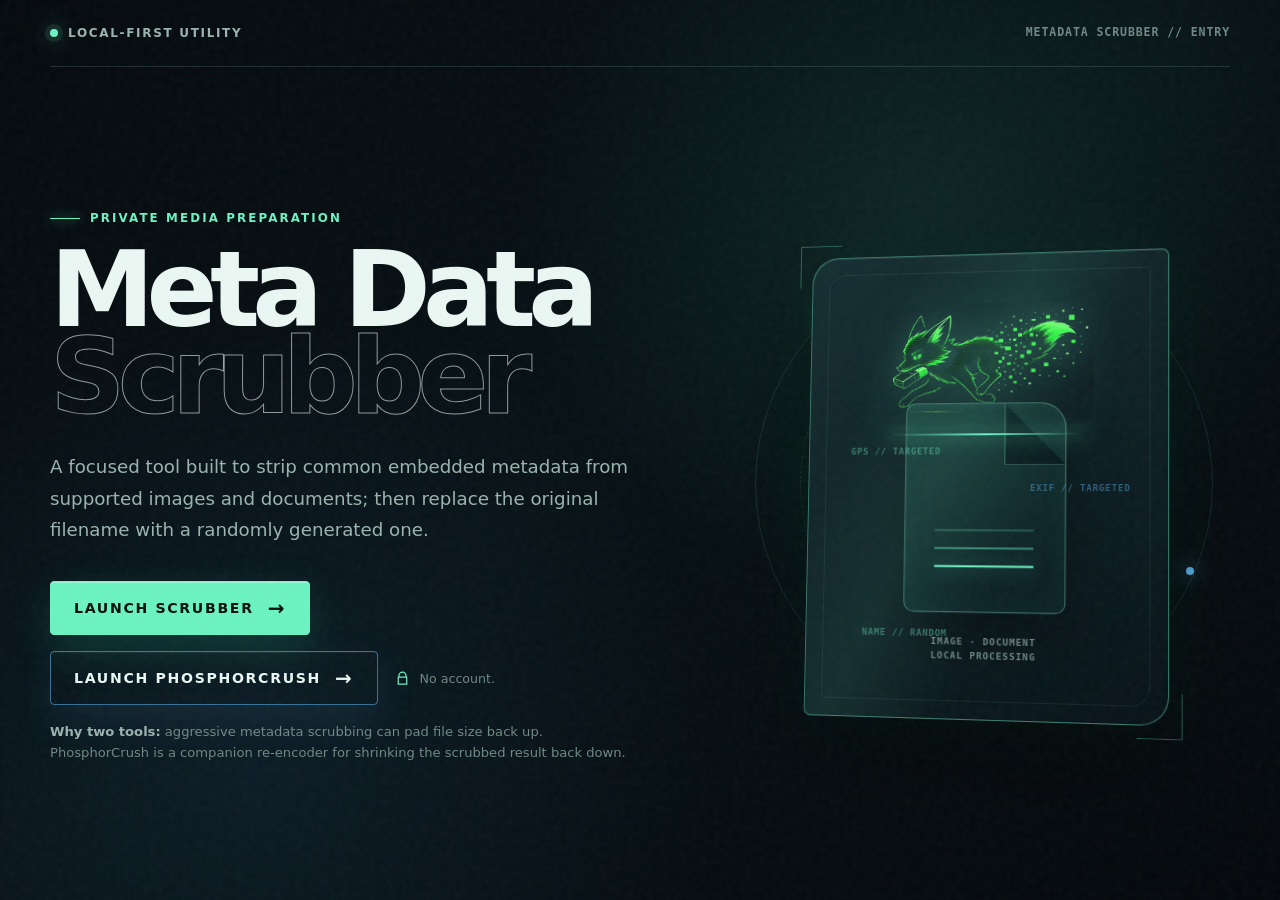
<file: index.html>
<!doctype html>
<html lang="en">
<head>
    <meta charset="utf-8">
    <meta name="viewport" content="width=device-width, initial-scale=1">
    <meta name="description" content="Launch Meta Data Scrubber, a local-first tool for cleaning common metadata from images and documents.">
    <meta name="referrer" content="no-referrer">
    <title>Meta Data Scrubber</title>
    <style>
        :root {
            color-scheme: dark;
            --ink: #eaf7f3;
            --muted: #9bb4ae;
            --quiet: #6f8983;
            --background: #050a0e;
            --panel: rgba(11, 23, 28, 0.78);
            --panel-solid: #0b171c;
            --line: rgba(155, 215, 197, 0.16);
            --line-bright: rgba(116, 246, 202, 0.42);
            --green: #6cf3c2;
            --green-deep: #155843;
            --blue: #60baf7;
            --gold: #e9c77d;
            --shadow: 0 30px 100px rgba(0, 0, 0, 0.52);
            font-family: Inter, ui-sans-serif, system-ui, -apple-system, BlinkMacSystemFont, "Segoe UI", sans-serif;
        }

        * {
            box-sizing: border-box;
        }

        html {
            min-height: 100%;
            background: var(--background);
        }

        body {
            min-height: 100vh;
            margin: 0;
            overflow-x: hidden;
            color: var(--ink);
            background:
                radial-gradient(circle at 72% 23%, rgba(50, 159, 126, 0.14), transparent 25rem),
                radial-gradient(circle at 20% 86%, rgba(51, 113, 161, 0.12), transparent 29rem),
                linear-gradient(145deg, #050a0e 0%, #071115 48%, #04080c 100%);
        }

        body::before {
            content: "";
            position: fixed;
            inset: 0;
            z-index: -3;
            opacity: 0.3;
            background-image:
                linear-gradient(rgba(132, 194, 177, 0.05) 1px, transparent 1px),
                linear-gradient(90deg, rgba(132, 194, 177, 0.05) 1px, transparent 1px);
            background-size: 58px 58px;
            mask-image: linear-gradient(to bottom, black, transparent 88%);
        }

        body::after {
            content: "";
            position: fixed;
            inset: 0;
            z-index: 10;
            pointer-events: none;
            opacity: 0.055;
            background-image: url("data:image/svg+xml,%3Csvg viewBox='0 0 160 160' xmlns='http://www.w3.org/2000/svg'%3E%3Cfilter id='n'%3E%3CfeTurbulence type='fractalNoise' baseFrequency='.85' numOctaves='4' stitchTiles='stitch'/%3E%3C/filter%3E%3Crect width='100%25' height='100%25' filter='url(%23n)' opacity='.7'/%3E%3C/svg%3E");
        }

        .shell {
            width: min(1180px, calc(100% - 36px));
            min-height: 100vh;
            margin-inline: auto;
            display: grid;
            grid-template-rows: auto 1fr auto;
        }

        .topbar {
            display: flex;
            align-items: center;
            justify-content: space-between;
            gap: 24px;
            padding: 26px 0;
            border-bottom: 1px solid var(--line);
        }

        .status {
            display: flex;
            align-items: center;
            gap: 10px;
            color: var(--muted);
            font-size: 0.75rem;
            font-weight: 750;
            letter-spacing: 0.14em;
            text-transform: uppercase;
        }

        .status-dot {
            width: 8px;
            height: 8px;
            border-radius: 999px;
            background: var(--green);
            box-shadow: 0 0 0 5px rgba(108, 243, 194, 0.1), 0 0 22px rgba(108, 243, 194, 0.8);
        }

        .version {
            color: var(--quiet);
            font: 650 0.72rem/1 ui-monospace, SFMono-Regular, Consolas, monospace;
            letter-spacing: 0.08em;
        }

        .hero {
            display: grid;
            grid-template-columns: minmax(0, 1fr) minmax(350px, 0.84fr);
            align-items: center;
            gap: clamp(44px, 8vw, 110px);
            padding: clamp(54px, 9vh, 100px) 0;
        }

        .copy {
            position: relative;
            z-index: 2;
        }

        .eyebrow {
            display: inline-flex;
            align-items: center;
            gap: 10px;
            margin: 0 0 22px;
            color: var(--green);
            font-size: 0.74rem;
            font-weight: 850;
            letter-spacing: 0.18em;
            text-transform: uppercase;
        }

        .eyebrow::before {
            content: "";
            width: 30px;
            height: 1px;
            background: currentColor;
            box-shadow: 0 0 12px currentColor;
        }

        h1 {
            max-width: 720px;
            margin: 0;
            font-size: clamp(3.45rem, 8.2vw, 7.5rem);
            line-height: 0.83;
            letter-spacing: -0.075em;
            text-wrap: balance;
        }

        h1 span {
            display: block;
            color: transparent;
            -webkit-text-stroke: 1px rgba(234, 247, 243, 0.6);
        }

        .description {
            max-width: 610px;
            margin: 30px 0 0;
            color: var(--muted);
            font-size: clamp(1rem, 1.5vw, 1.14rem);
            line-height: 1.72;
        }

        .description strong {
            color: var(--ink);
            font-weight: 700;
        }

        .actions {
            display: flex;
            flex-wrap: wrap;
            align-items: center;
            gap: 16px;
            margin-top: 36px;
        }

        .launch {
            position: relative;
            isolation: isolate;
            display: inline-flex;
            align-items: center;
            justify-content: center;
            gap: 14px;
            min-width: 226px;
            padding: 16px 23px;
            overflow: hidden;
            border: 1px solid var(--green);
            border-radius: 4px;
            color: #03120d;
            background: var(--green);
            box-shadow: 0 15px 40px rgba(34, 184, 133, 0.22), inset 0 1px rgba(255, 255, 255, 0.35);
            font-size: 0.88rem;
            font-weight: 900;
            letter-spacing: 0.12em;
            text-decoration: none;
            text-transform: uppercase;
            transition: transform 180ms ease, box-shadow 180ms ease, background 180ms ease;
        }

        .launch::before {
            content: "";
            position: absolute;
            inset: 0;
            z-index: -1;
            background: linear-gradient(105deg, transparent 20%, rgba(255, 255, 255, 0.55) 46%, transparent 72%);
            transform: translateX(-130%);
            transition: transform 500ms ease;
        }

        .launch:hover,
        .launch:focus-visible {
            transform: translateY(-3px);
            background: #8bffd5;
            box-shadow: 0 22px 60px rgba(34, 184, 133, 0.33), 0 0 0 5px rgba(108, 243, 194, 0.09);
            outline: none;
        }

        .launch:hover::before {
            transform: translateX(130%);
        }
        .launch .arrow {
            font-size: 1.25rem;
            line-height: 1;
            transition: transform 180ms ease;
        }
        .launch:hover .arrow {
            transform: translateX(4px);
        }

        .launch.secondary {
            color: var(--ink);
            background: transparent;
            border: 1px solid rgba(96, 186, 247, 0.55);
            box-shadow: 0 15px 40px rgba(96, 186, 247, 0.1), inset 0 1px rgba(255, 255, 255, 0.05);
        }

        .launch.secondary::before {
            background: linear-gradient(105deg, transparent 20%, rgba(96, 186, 247, 0.28) 46%, transparent 72%);
        }

        .launch.secondary:hover,
        .launch.secondary:focus-visible {
            background: rgba(96, 186, 247, 0.1);
            box-shadow: 0 22px 60px rgba(96, 186, 247, 0.22), 0 0 0 5px rgba(96, 186, 247, 0.09);
            border-color: var(--blue);
        }

        .companion-note {
            max-width: 610px;
            margin: 16px 0 0;
            color: var(--quiet);
            font-size: 0.82rem;
            line-height: 1.6;
        }

        .companion-note strong {
            color: var(--muted);
            font-weight: 700;
        }

        .local-note {
            display: inline-flex;
            align-items: center;
            gap: 9px;
            color: var(--quiet);
            font-size: 0.79rem;
        }

        .local-note svg {
            width: 17px;
            height: 17px;
            color: var(--green);
        }

        .art-stage {
            position: relative;
            min-height: 550px;
            display: grid;
            place-items: center;
            perspective: 1200px;
        }

        .art-stage::before {
            content: "";
            position: absolute;
            width: min(550px, 95%);
            aspect-ratio: 1;
            border-radius: 50%;
            background: radial-gradient(circle, rgba(73, 226, 174, 0.13), rgba(73, 226, 174, 0.025) 46%, transparent 67%);
            filter: blur(2px);
        }

        .orbit {
            position: absolute;
            width: min(500px, 93%);
            aspect-ratio: 1;
            border: 1px solid rgba(117, 219, 188, 0.14);
            border-radius: 50%;
            animation: rotate 32s linear infinite;
        }

        .orbit::before,
        .orbit::after {
            content: "";
            position: absolute;
            width: 8px;
            height: 8px;
            border-radius: 50%;
            background: var(--green);
            box-shadow: 0 0 20px var(--green);
        }

        .orbit::before {
            top: 13%;
            left: 14%;
        }
        .orbit::after {
            right: 4%;
            bottom: 30%;
            background: var(--blue);
            box-shadow: 0 0 20px var(--blue);
        }

        .orbit.two {
            width: min(400px, 75%);
            transform: rotate(56deg);
            animation-duration: 24s;
            animation-direction: reverse;
            border-style: dashed;
        }

        .core {
            position: relative;
            width: min(365px, 76vw);
            aspect-ratio: 0.78;
            transform: rotateY(-9deg) rotateX(4deg);
            transform-style: preserve-3d;
        }

        .glass {
            position: absolute;
            inset: 0;
            overflow: hidden;
            border: 1px solid var(--line-bright);
            border-radius: 28px 7px 28px 7px;
            background:
                linear-gradient(145deg, rgba(31, 68, 70, 0.53), rgba(7, 18, 23, 0.84)),
                var(--panel-solid);
            box-shadow: var(--shadow), inset 0 1px rgba(255, 255, 255, 0.1), 0 0 80px rgba(49, 207, 153, 0.09);
            backdrop-filter: blur(18px);
        }

        .glass::before {
            content: "";
            position: absolute;
            inset: 0;
            z-index: 10;
            background: linear-gradient(115deg, transparent 20%, rgba(122, 255, 211, 0.08) 41%, transparent 60%);
            animation: scan 6s ease-in-out infinite;
            pointer-events: none;
        }

        .glass::after {
            content: "";
            position: absolute;
            inset: 17px;
            z-index: 9;
            border: 1px solid rgba(130, 208, 186, 0.1);
            border-radius: 19px 3px 19px 3px;
            pointer-events: none;
        }

        /* ── LOGO: now matches 16:9 source image ── */
        .logo-space {
            position: absolute;
            top: 50px;
            left: 50%;
            z-index: 7;
            width: 60%;
            aspect-ratio: 16 / 9;
            transform: translateX(-50%);
            display: grid;
            place-items: center;
            overflow: hidden;
            border: none;
            border-radius: 12px;
            background: transparent;
            box-shadow: 0 0 40px rgba(108, 243, 194, 0.06);
        }

        .logo-space img {
            width: 100%;
            height: 100%;
            object-fit: contain;
            filter: drop-shadow(0 0 18px rgba(108, 243, 194, 0.50));
            animation: logo-flicker 4.2s ease-in-out infinite;
            display: block;
        }

        @keyframes logo-flicker {
            0%,
            100% {
                opacity: 0.92;
            }
            50% {
                opacity: 1;
            }
            52% {
                opacity: 0.86;
            }
            54% {
                opacity: 1;
            }
        }

        .file-art {
            position: absolute;
            left: 50%;
            top: 55%;
            z-index: 1;
            width: 45%;
            aspect-ratio: 0.78;
            transform: translate(-50%, -50%);
            border: 1px solid rgba(148, 235, 207, 0.4);
            border-radius: 10px 26px 10px 10px;
            background: linear-gradient(150deg, rgba(90, 239, 190, 0.12), rgba(12, 31, 36, 0.86));
            box-shadow: 0 25px 60px rgba(0, 0, 0, 0.36), inset 0 0 30px rgba(91, 245, 193, 0.05);
        }

        .file-art::before {
            content: "";
            position: absolute;
            top: -1px;
            right: -1px;
            width: 38%;
            aspect-ratio: 1;
            border-left: 1px solid rgba(148, 235, 207, 0.4);
            border-bottom: 1px solid rgba(148, 235, 207, 0.4);
            background: rgba(6, 20, 24, 0.68);
            clip-path: polygon(0 0, 100% 100%, 0 100%);
        }

        .file-art::after {
            content: "";
            position: absolute;
            left: 19%;
            right: 19%;
            bottom: 21%;
            height: 2px;
            background: var(--green);
            box-shadow: 0 -18px rgba(108, 243, 194, 0.48), 0 -36px rgba(108, 243, 194, 0.24), 0 0 18px rgba(108, 243, 194, 0.5);
        }

        .scrub-line {
            position: absolute;
            z-index: 8;
            left: 22%;
            right: 22%;
            top: 39%;
            height: 2px;
            background: linear-gradient(90deg, transparent, var(--green), transparent);
            box-shadow: 0 0 20px var(--green);
            animation: scrub 3.7s ease-in-out infinite;
            pointer-events: none;
        }

        .data-fragment {
            position: absolute;
            z-index: 2;
            color: rgba(113, 233, 194, 0.44);
            font: 650 0.57rem/1 ui-monospace, SFMono-Regular, Consolas, monospace;
            letter-spacing: 0.08em;
            animation: drift 5s ease-in-out infinite;
            pointer-events: none;
        }

        .f1 {
            left: 12%;
            top: 42%;
        }
        .f2 {
            right: 10%;
            top: 50%;
            animation-delay: -1.8s;
            color: rgba(99, 185, 245, 0.42);
        }
        .f3 {
            left: 16%;
            bottom: 17%;
            animation-delay: -3.1s;
        }

        .classification {
            position: absolute;
            left: 50%;
            bottom: 55px;
            z-index: 3;
            transform: translateX(-50%);
            color: var(--quiet);
            font: 650 0.58rem/1.5 ui-monospace, SFMono-Regular, Consolas, monospace;
            letter-spacing: 0.11em;
            text-align: center;
            text-transform: uppercase;
            white-space: nowrap;
            pointer-events: none;
        }

        .corner {
            position: absolute;
            width: 44px;
            height: 44px;
            border-color: rgba(108, 243, 194, 0.35);
            border-style: solid;
            z-index: 6;
        }

        .c1 {
            top: -13px;
            left: -13px;
            border-width: 1px 0 0 1px;
        }
        .c2 {
            right: -13px;
            bottom: -13px;
            border-width: 0 1px 1px 0;
        }

        .footer {
            display: flex;
            align-items: center;
            justify-content: space-between;
            gap: 20px;
            padding: 24px 0 30px;
            border-top: 1px solid var(--line);
            color: var(--quiet);
            font-size: 0.75rem;
        }

        .footer code {
            color: var(--muted);
        }

        @keyframes rotate {
            to {
                transform: rotate(360deg);
            }
        }
        @keyframes scan {
            0%,
            18% {
                transform: translateX(-110%);
            }
            68%,
            100% {
                transform: translateX(110%);
            }
        }
        @keyframes scrub {
            0%,
            100% {
                transform: translateY(-78px);
                opacity: 0.25;
            }
            50% {
                transform: translateY(115px);
                opacity: 1;
            }
        }
        @keyframes drift {
            0%,
            100% {
                transform: translateY(0);
                opacity: 0.35;
            }
            50% {
                transform: translateY(-9px);
                opacity: 0.78;
            }
        }

        @media (prefers-reduced-motion: reduce) {
            *,
            *::before,
            *::after {
                animation-duration: 0.001ms !important;
                animation-iteration-count: 1 !important;
                scroll-behavior: auto !important;
            }
        }

        @media (max-width: 860px) {
            .hero {
                grid-template-columns: 1fr;
                padding-top: 62px;
            }
            .copy {
                text-align: center;
            }
            .eyebrow {
                justify-content: center;
            }
            .description {
                margin-inline: auto;
            }
            .actions {
                justify-content: center;
            }
            .art-stage {
                min-height: 510px;
            }
            h1 span {
                display: inline;
                margin-left: 0.12em;
            }
        }

        @media (max-width: 520px) {
            .shell {
                width: min(100% - 24px, 1180px);
            }
            .topbar {
                padding-top: 19px;
            }
            .version {
                display: none;
            }
            .hero {
                gap: 30px;
                padding: 48px 0;
            }
            h1 {
                font-size: clamp(3rem, 16vw, 4.5rem);
            }
            .actions {
                align-items: stretch;
                flex-direction: column;
            }
            .launch {
                width: 100%;
            }
            .local-note {
                justify-content: center;
            }
            .art-stage {
                min-height: 430px;
            }
            .core {
                width: min(300px, 82vw);
            }
            .footer {
                align-items: flex-start;
                flex-direction: column;
            }
            .logo-space {
                top: 42px;
                width: 64%;
            }
        }
    </style>
</head>
<body>
    <div class="shell">
        <header class="topbar">
            <div class="status"><span class="status-dot" aria-hidden="true"></span>Local-first utility</div>
            <div class="version">METADATA SCRUBBER // ENTRY</div>
        </header>

        <main class="hero">
            <section class="copy" aria-labelledby="page-title">
                <p class="eyebrow">Private media preparation</p>
                <h1 id="page-title">Meta Data <span>Scrubber</span></h1>
                <p class="description">
                    A focused tool built to strip common embedded metadata from supported images and documents; then replace the original filename with a randomly generated one.
                </p>
                <div class="actions">
                    <a class="launch" href="Meta_Data_Scrubber.html">
                        Launch scrubber <span class="arrow" aria-hidden="true">→</span>
                    </a>
                    <a class="launch secondary" href="Phosphor_Crush.html">
                        Launch PhosphorCrush <span class="arrow" aria-hidden="true">→</span>
                    </a>
                    <span class="local-note">
                        <svg viewBox="0 0 24 24" fill="none" aria-hidden="true">
                            <path d="M7 10V8a5 5 0 0 1 10 0v2M6 10h12v10H6V10Z" stroke="currentColor" stroke-width="1.7" stroke-linecap="round" stroke-linejoin="round"/>
                        </svg>
                        No account.
                    </span>
                </div>
                <p class="companion-note">
                    <strong>Why two tools:</strong> aggressive metadata scrubbing can pad file size back up. PhosphorCrush is a companion re-encoder for shrinking the scrubbed result back down.
                </p>
            </section>

            <section class="art-stage" aria-label="Abstract artwork showing a media file being scrubbed">
                <div class="orbit"></div>
                <div class="orbit two"></div>
                <div class="core">
                    <span class="corner c1"></span>
                    <span class="corner c2"></span>
                    <div class="glass">
                        <div class="logo-space"><img src="logo.png" alt="Meta Data Scrubber logo: a pixelating fox running with a data file in its mouth"></div>
                        <div class="file-art"></div>
                        <div class="scrub-line"></div>
                        <span class="data-fragment f1">GPS // TARGETED</span>
                        <span class="data-fragment f2">EXIF // TARGETED</span>
                        <span class="data-fragment f3">NAME // RANDOM</span>
                        <div class="classification">Image · Document<br>Local processing</div>
                    </div>
                </div>
            </section>
        </main>
    </div>
</body>
</html>
</file>
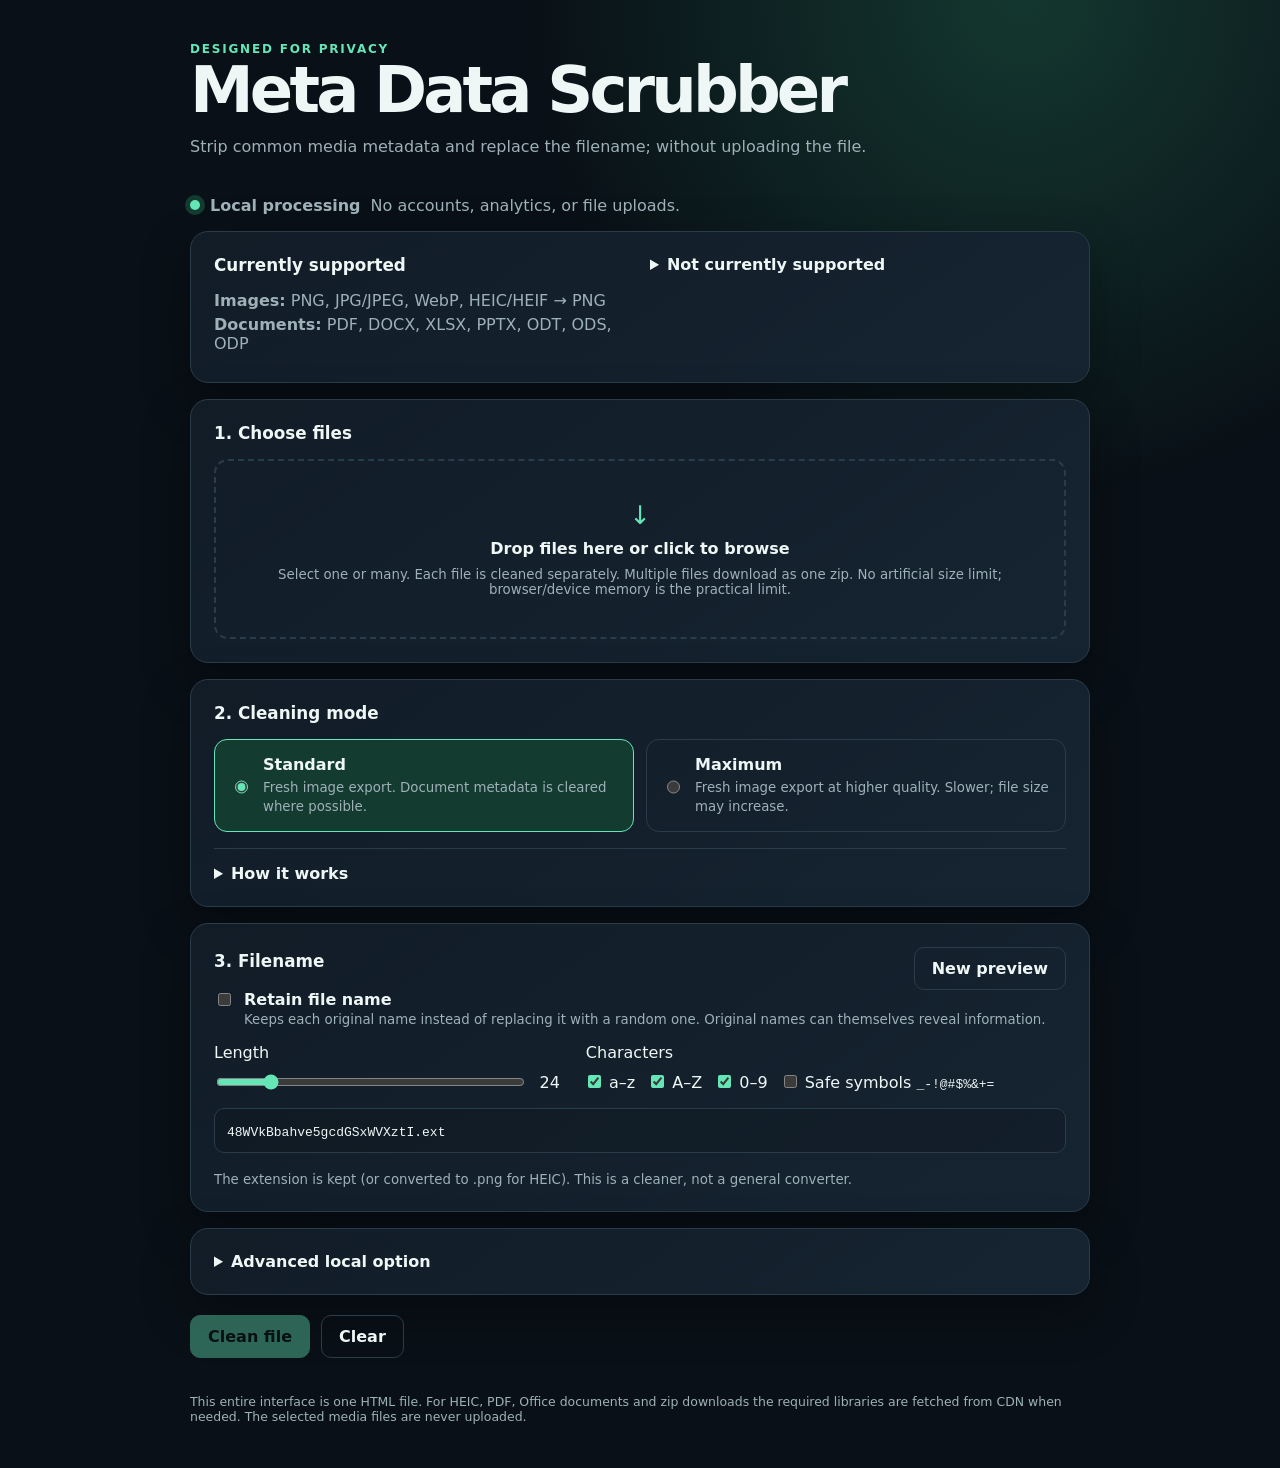
<file: Meta_Data_Scrubber.html>
<!doctype html>
<html lang="en">
<head>
<meta charset="utf-8"><meta name="viewport" content="width=device-width,initial-scale=1">
<meta name="referrer" content="no-referrer"><title>Meta Data Scrubber</title>
<style>
:root{color-scheme:dark;--bg:#091017;--card:#111c27;--card2:#162431;--text:#eef7f5;--muted:#9eb0b8;--line:#2a3c49;--accent:#65e6b6;--soft:#143b30;--warn:#ffd080;font-family:system-ui,-apple-system,"Segoe UI",sans-serif}*{box-sizing:border-box}body{margin:0;background:radial-gradient(circle at 80% 0,#14372f 0,transparent 28%),var(--bg);color:var(--text)}main,header,footer{width:min(900px,calc(100% - 30px));margin:auto}header{padding:42px 0 24px}h1{font-size:clamp(2.2rem,7vw,4rem);letter-spacing:-.06em;line-height:.95;margin:.25rem 0 1rem}.tag{color:var(--accent);font-size:.75rem;font-weight:800;letter-spacing:.15em}.sub,.muted,small{color:var(--muted)}.privacy{display:flex;gap:10px;align-items:center;margin-bottom:16px;color:var(--muted)}.dot{width:10px;height:10px;border-radius:50%;background:var(--accent);box-shadow:0 0 0 5px var(--soft)}.card{background:linear-gradient(145deg,var(--card),var(--card2));border:1px solid var(--line);border-radius:18px;padding:23px;margin:0 0 16px;box-shadow:0 18px 50px #0005}h2{font-size:1.05rem;margin:0 0 16px}.supported{display:grid;grid-template-columns:1fr 1fr;gap:20px}.supported p{margin:.35rem 0;color:var(--muted)}summary{cursor:pointer;font-weight:750;color:var(--text)}details p{color:var(--muted);line-height:1.5}.drop{min-height:180px;border:2px dashed var(--line);border-radius:14px;display:flex;flex-direction:column;align-items:center;justify-content:center;text-align:center;gap:9px;cursor:pointer;padding:20px}.drop:hover,.drop.drag{border-color:var(--accent);background:var(--soft)}.drop input{position:absolute;opacity:0;width:1px;height:1px}.icon{font-size:1.6rem;color:var(--accent)}.files{max-height:280px;overflow:auto}.file{display:flex;justify-content:space-between;gap:16px;margin-top:14px;padding:13px;border:1px solid var(--line);border-radius:11px;background:#0002}.file>div{overflow-wrap:anywhere}.modes{display:grid;grid-template-columns:1fr 1fr;gap:12px}.mode{display:flex;gap:12px;border:1px solid var(--line);border-radius:13px;padding:15px;cursor:pointer}.mode:has(input:checked){border-color:var(--accent);background:var(--soft)}.mode input,fieldset input,.retain input{accent-color:var(--accent)}.mode strong,.mode small{display:block}.mode small{margin-top:5px;line-height:1.4}.explain{margin-top:16px;border-top:1px solid var(--line);padding-top:15px}.warn{color:var(--warn)!important}.row{display:flex;justify-content:space-between;align-items:center;gap:15px}.retain{display:flex;gap:10px;align-items:flex-start;margin:0 0 16px;cursor:pointer}.retain small{display:block;margin-top:3px}.settings{display:grid;grid-template-columns:1fr 1.4fr;gap:22px}.settings.off{opacity:.4;pointer-events:none}.range{display:flex;gap:12px;align-items:center;margin-top:10px}.range input{width:100%;accent-color:var(--accent)}fieldset{border:0;padding:0;display:flex;flex-wrap:wrap;gap:12px}legend{margin-bottom:10px}.preview{padding:12px;border:1px solid var(--line);border-radius:10px;background:#0002;overflow:hidden}.preview code{overflow-wrap:anywhere}.actions{display:flex;gap:11px;margin:20px 0}button,.button{font:inherit;font-weight:750;border-radius:10px;padding:11px 17px;border:1px solid var(--line);cursor:pointer;text-decoration:none;text-align:center}.primary{background:var(--accent);border-color:var(--accent);color:#04130d}.ghost{background:transparent;color:var(--text)}button:disabled{opacity:.4;cursor:not-allowed}progress{width:100%;accent-color:var(--accent)}pre{max-height:130px;overflow:auto;white-space:pre-wrap;color:var(--muted);font-size:.75rem}dl{display:grid;grid-template-columns:max-content 1fr;gap:8px 18px}dt{color:var(--muted);overflow-wrap:anywhere}dd{margin:0;overflow-wrap:anywhere}.notice{padding:12px;border:1px solid #8b6d30;border-radius:10px;color:var(--warn);background:#503b171f;white-space:pre-wrap}.hidden{display:none!important}footer{font-size:.78rem;color:var(--muted);padding:16px 0 44px}@media(max-width:650px){.supported,.modes,.settings{grid-template-columns:1fr}.actions{flex-direction:column}.actions>*{width:100%}dl{grid-template-columns:1fr}.file{flex-direction:column}}
</style>
</head>
<body>
<header><div class="tag">DESIGNED FOR PRIVACY</div><h1>Meta Data Scrubber</h1><p class="sub">Strip common media metadata and replace the filename; without uploading the file.</p></header>
<main>
<div class="privacy"><span class="dot"></span><strong>Local processing</strong><span>No accounts, analytics, or file uploads.</span></div>
<section class="card supported"><div><h2>Currently supported</h2><p><b>Images:</b> PNG, JPG/JPEG, WebP, HEIC/HEIF → PNG</p><p><b>Documents:</b> PDF, DOCX, XLSX, PPTX, ODT, ODS, ODP</p></div><details><summary>Not currently supported</summary><p>DNG/RAW, GIF, animated WebP, video, audio, archives, and uncommon containers. Video and audio require ffmpeg, which is not bundled or fetched. Unsupported files are rejected rather than reported as clean.</p></details></section>
<section class="card"><h2>1. Choose files</h2><label id="drop" class="drop"><input id="pick" type="file" accept="*/*" multiple><span class="icon">↓</span><b>Drop files here or click to browse</b><small>Select one or many. Each file is cleaned separately. Multiple files download as one zip. No artificial size limit; browser/device memory is the practical limit.</small></label><div id="file" class="files hidden"></div></section>
<section class="card"><h2>2. Cleaning mode</h2><div class="modes"><label class="mode"><input type="radio" name="mode" value="standard" checked><span><strong>Standard</strong><small>Fresh image export. Document metadata is cleared where possible.</small></span></label><label class="mode"><input type="radio" name="mode" value="maximum"><span><strong>Maximum</strong><small>Fresh image export at higher quality. Slower; file size may increase.</small></span></label></div><details class="explain"><summary>How it works</summary><p><b>Images (incl. HEIC):</b> visible pixels are decoded and written to a new image. HEIC is converted to PNG (preserves transparency). EXIF and similar metadata are not intentionally copied.</p><p><b>Documents:</b> For PDF, author/title/etc. are cleared. Office/ODF files are unzipped, metadata XML files are removed, and comment/revision author names are blanked, then repacked.</p><p class="warn">This tool does not claim universal removal of every unknown proprietary structure. It reports the operation it actually performed.</p></details></section>
<section class="card"><div class="row"><h2>3. Filename</h2><button id="refresh" class="ghost" type="button">New preview</button></div><label class="retain"><input id="retain" type="checkbox"><span><b>Retain file name</b><small>Keeps each original name instead of replacing it with a random one. Original names can themselves reveal information.</small></span></label><div id="randomOpts" class="settings"><label>Length<div class="range"><input id="length" type="range" min="4" max="128" value="24"><output id="lengthOut">24</output></div></label><fieldset><legend>Characters</legend><label><input id="lower" type="checkbox" checked> a–z</label><label><input id="upper" type="checkbox" checked> A–Z</label><label><input id="nums" type="checkbox" checked> 0–9</label><label><input id="symbols" type="checkbox"> Safe symbols <code>_-!@#$%&amp;+=</code></label></fieldset></div><p class="preview"><code id="preview">—</code></p><small>The extension is kept (or converted to .png for HEIC). This is a cleaner, not a general converter.</small></section>
<section class="card"><details><summary>Advanced local option</summary><p><label><input id="hash" type="checkbox"> Calculate SHA-256 fingerprints</label></p><small>Off by default. Fingerprints are shown locally only.</small></details></section>
<div class="actions"><button id="clean" class="primary" disabled>Clean file</button><button id="clear" class="ghost">Clear</button></div>
<section id="progressCard" class="card hidden"><div class="row"><h2>Processing</h2><span id="progressText">Preparing…</span></div><progress id="bar" max="100" value="0"></progress><pre id="log"></pre></section>
<section id="result" class="card hidden"><h2 id="resultTitle">Processed locally</h2><p id="resultSub" class="muted"></p><dl id="details"></dl><div id="warning" class="notice hidden"></div><div class="actions"><a id="download" class="button primary" download>Download cleaned file</a><button id="discard" class="ghost">Discard result</button></div></section>
</main>
<footer>This entire interface is one HTML file. For HEIC, PDF, Office documents and zip downloads the required libraries are fetched from CDN when needed. The selected media files are never uploaded.</footer>
<script type="module">
const $=s=>document.querySelector(s), pick=$('#pick'), drop=$('#drop'), clean=$('#clean'); let chosen=[],outUrl=null,outBlob=null,outName=null,pBase=0,pSpan=100,pPrefix='';
// --- Median (GoNative) WebView download shim ---------------------------------
// In a Median app, <a download> is ignored and blob: URLs can't be saved, so
// downloads arrive with generic names. We route through the Median JS bridge,
// which accepts an explicit filename, using an on-device data: URL (no upload).
// Outside the app, this falls through to the normal browser path unchanged.
const inMedian = !!(window.median || window.gonative) || /median|gonative/i.test(navigator.userAgent);
const blobToDataURL = blob => new Promise((res,rej)=>{const r=new FileReader();r.onload=()=>res(r.result);r.onerror=rej;r.readAsDataURL(blob)});
async function saveBlob(blob, filename){
  if(inMedian && window.median?.share?.downloadFile){
    const url = await blobToDataURL(blob);
    window.median.share.downloadFile({ url, filename, open: true });
    return;
  }
  // Normal browser / GitHub Pages path (unchanged behavior)
  const url = URL.createObjectURL(blob);
  const a = document.createElement('a');
  a.href = url; a.download = filename; a.click();
  setTimeout(()=>URL.revokeObjectURL(url), 30000);
}
const types={
  png:['image','image/png','PNG image'],
  jpg:['image','image/jpeg','JPEG image'],jpeg:['image','image/jpeg','JPEG image'],
  webp:['image','image/webp','WebP image'],
  heic:['image','image/heic','HEIC image (→ PNG)'],heif:['image','image/heif','HEIF image (→ PNG)'],
  pdf:['document','application/pdf','PDF document'],
  docx:['document','application/vnd.openxmlformats-officedocument.wordprocessingml.document','Word document'],
  xlsx:['document','application/vnd.openxmlformats-officedocument.spreadsheetml.sheet','Excel spreadsheet'],
  pptx:['document','application/vnd.openxmlformats-officedocument.presentationml.presentation','PowerPoint presentation'],
  odt:['document','application/vnd.oasis.opendocument.text','OpenDocument text'],
  ods:['document','application/vnd.oasis.opendocument.spreadsheet','OpenDocument spreadsheet'],
  odp:['document','application/vnd.oasis.opendocument.presentation','OpenDocument presentation']
};
const ext=n=>(n.toLowerCase().match(/\.([a-z0-9]+)$/)||[])[1]||'', info=f=>types[ext(f.name)], mode=()=>document.querySelector('[name=mode]:checked').value, retain=()=>$('#retain').checked;
const esc=s=>{let d=document.createElement('div');d.textContent=s;return d.innerHTML}, bytes=n=>{let u=['B','KB','MB','GB'],i=0;while(n>=1024&&i<3){n/=1024;i++}return `${n.toFixed(i?1:0)} ${u[i]}`};
function groups(){let g=[];if($('#lower').checked)g.push('abcdefghijklmnopqrstuvwxyz');if($('#upper').checked)g.push('ABCDEFGHIJKLMNOPQRSTUVWXYZ');if($('#nums').checked)g.push('0123456789');if($('#symbols').checked)g.push('_-!@#$%&+=');return g}
function ri(max){let a=new Uint32Array(1),lim=Math.floor(4294967296/max)*max;do crypto.getRandomValues(a);while(a[0]>=lim);return a[0]%max}
function randomName(){let g=groups(),n=+$('#length').value;if(!g.length)throw Error('Enable at least one character group.');if(n<g.length)throw Error('Increase the filename length.');let all=g.join(''),a=g.map(x=>x[ri(x.length)]);while(a.length<n)a.push(all[ri(all.length)]);for(let i=a.length-1;i;i--){let j=ri(i+1);[a[i],a[j]]=[a[j],a[i]]}return a.join('')}
function outputExt(f){let e=ext(f.name);if(e==='heic'||e==='heif')return'png';return e}
// Original name, with the extension swapped to .png for HEIC/HEIF
function retainedName(f){let e=ext(f.name);if(e==='heic'||e==='heif')return f.name.replace(/\.[^.]+$/,'')+'.png';return f.name}
// Keeps names unique inside one batch (a zip cannot hold two files with the same path)
function uniq(used,name){let k=name.toLowerCase();if(!used.has(k)){used.add(k);return name}let m=name.match(/^(.*?)(\.[^.]+)?$/),n=2,c;do{c=`${m[1]} (${n++})${m[2]||''}`}while(used.has(c.toLowerCase()));used.add(c.toLowerCase());return c}
function preview(){
  $('#randomOpts').classList.toggle('off',retain());
  try{
    const f=chosen.find(info)||chosen[0];
    $('#preview').textContent=retain()?(f?retainedName(f):'Original file name kept'):randomName()+'.'+(f?outputExt(f):'ext');
  }catch(e){$('#preview').textContent=e.message}
}
function discard(){if(outUrl)URL.revokeObjectURL(outUrl);outUrl=null;outBlob=null;outName=null;$('#result').classList.add('hidden')}
function setFiles(list){
  discard();chosen=Array.from(list||[]);
  if(!chosen.length){$('#file').classList.add('hidden');$('#file').innerHTML='';clean.disabled=true;clean.textContent='Clean file';preview();return}
  $('#file').classList.remove('hidden');
  $('#file').innerHTML=chosen.map(f=>{let i=info(f);return i?`<div class="file"><div><b>${esc(f.name)}</b><br><small>${i[2]} detected automatically</small></div><span>${bytes(f.size)}</span></div>`:`<div class="file"><div><b>Unsupported file</b><br><small>${esc(f.name)}</small></div><span>${bytes(f.size)}</span></div>`}).join('');
  const ok=chosen.filter(info).length;
  clean.disabled=!ok;clean.textContent=ok>1?`Clean ${ok} files`:'Clean file';
  preview();
}
pick.onchange=()=>setFiles(pick.files);['dragenter','dragover'].forEach(e=>drop.addEventListener(e,x=>{x.preventDefault();drop.classList.add('drag')}));['dragleave','drop'].forEach(e=>drop.addEventListener(e,x=>{x.preventDefault();drop.classList.remove('drag')}));drop.addEventListener('drop',e=>setFiles(e.dataTransfer.files));
$('#length').oninput=()=>{$('#lengthOut').value=$('#length').value;preview()};['lower','upper','nums','symbols','retain'].forEach(x=>$('#'+x).onchange=preview);$('#refresh').onclick=preview;preview();
// Progress for one file is scaled into its slice of the whole batch
function prog(n,t){$('#progressCard').classList.remove('hidden');$('#bar').value=pBase+n*pSpan/100;$('#progressText').textContent=pPrefix+t}function log(t){$('#log').textContent=($('#log').textContent+'\n'+t).trim().split('\n').slice(-10).join('\n')}
async function hash(b){let d=await crypto.subtle.digest('SHA-256',await b.arrayBuffer());return [...new Uint8Array(d)].map(x=>x.toString(16).padStart(2,'0')).join('')}

// ---- image cleaning (including HEIC → PNG) ----
async function imageClean(f,i){
  if(i[0]==='image'&&(ext(f.name)==='heic'||ext(f.name)==='heif')){
    // HEIC → PNG (lossless, preserves transparency)
    prog(15,'Decoding HEIC…');
    const {default: convert}=await import('https://cdn.jsdelivr.net/npm/heic-convert@2.1.0/+esm');
    const pngBuffer = await convert({
      buffer: new Uint8Array(await f.arrayBuffer()),
      format: 'PNG'
    });
    prog(80,'Writing PNG…');
    return {blob:new Blob([pngBuffer],{type:'image/png'}),op:'Decoded HEIC and saved as clean PNG (preserves transparency)',warn:''};
  }
  prog(15,'Decoding image…');
  let bm=await createImageBitmap(f,{imageOrientation:'from-image'}),c=document.createElement('canvas');
  c.width=bm.width;c.height=bm.height;
  let x=c.getContext('2d',{alpha:i[1]!=='image/jpeg'});
  if(i[1]==='image/jpeg'){x.fillStyle='#fff';x.fillRect(0,0,c.width,c.height)}
  x.drawImage(bm,0,0);bm.close();
  prog(60,'Writing fresh image…');
  if(ext(f.name)==='webp'){
    const h=new Uint8Array(await f.slice(0,32).arrayBuffer()),tag=o=>String.fromCharCode(...h.slice(o,o+4));
    if(tag(12)==='VP8X'&&(h[20]&2))throw Error('Animated WebP is not supported.');
  }
  let q=mode()==='maximum'?.98:.92,
      b=await new Promise((r,j)=>c.toBlob(v=>v?r(v):j(Error('Browser could not encode this image.')),i[1],q));
  c.width=c.height=1;
  return {blob:b,op:`Decoded pixels and wrote a fresh ${i[2]}`,warn:''};
}



// ---- document cleaning (PDF & Office/ODF) ----
async function documentClean(f,i){
  let e=ext(f.name);
  if(e==='pdf'){
    prog(10,'Loading PDF…');
    const {PDFDocument,PDFName,PDFRef}=await import('https://cdn.jsdelivr.net/npm/pdf-lib@1.17.1/dist/pdf-lib.esm.min.js');
    let doc=await PDFDocument.load(await f.arrayBuffer(),{updateMetadata:false});
    // A damaged PDF can parse "successfully" yet still have no usable catalog; fail clearly
    if(!doc.catalog||typeof doc.catalog.delete!=='function')throw Error('This PDF could not be parsed (missing or damaged internal structure).');
    // pdf-lib serializes every indirect object it parsed, even ones that lose their last
    // reference. Deleting dictionary keys alone would leave the old bytes in the output
    // file, so collect the detached objects and blank them after the deletions.
    const orphans=[];
    // Delete every Info dictionary entry (Title, Author, Dates, Producer, custom keys)
    const info=doc.getInfoDict();
    info.keys().forEach(k=>{const v=info.get(k);if(v instanceof PDFRef)orphans.push(v);info.delete(k)});
    // Delete the catalog-level XMP metadata stream (often holds author names)
    const meta=doc.catalog.get(PDFName.of('Metadata'));
    if(meta instanceof PDFRef)orphans.push(meta);
    doc.catalog.delete(PDFName.of('Metadata'));
    // Blank detached objects (e.g. the XMP stream) so their bytes cannot survive in the output
    orphans.forEach(r=>doc.context.assign(r,doc.context.obj({})));
    let pdfBytes=await doc.save();
    prog(90,'PDF metadata cleared');
    return {blob:new Blob([pdfBytes],{type:'application/pdf'}),op:'Removed PDF Info dictionary and catalog XMP metadata',warn:'Page-level or embedded-file metadata streams are not touched. Not a full forensic clean.'};
  }
  // Office / ODF (zip-based)
  prog(10,'Loading office file…');
  let JSZip=await loadJSZip();
  let zip=await JSZip.loadAsync(await f.arrayBuffer());
  let removeKeys=[];
  zip.forEach((path,file)=>{
    if(path.startsWith('docProps/') || path.startsWith('customXml/') || path==='meta.xml') removeKeys.push(path);
  });
  removeKeys.forEach(k=>zip.remove(k));
  // Blank tracked-change and comment author names/initials in Office XML parts
  let blanked=0;
  const blankRules=[
    // Word: tracked changes & comments (w:author / w:initials)
    [/^word\/[^/]+\.xml$/,/\sw:(author|initials)="[^"]*"/g,' w:$1=""'],
    // PowerPoint: comments (author / initials attributes on p:comment)
    [/^ppt\/comments\/[^/]+\.xml$/,/\s(author|initials)="[^"]*"/g,' $1=""'],
    // PowerPoint: comment author list (name / initials on p:cmAuthor)
    [/^ppt\/commentAuthors\.xml$/,/\s(name|initials)="[^"]*"/g,' $1=""'],
    // Excel: legacy comment author names (<author> element text)
    [/^xl\/comments\d*\.xml$/,/(<author\b[^>]*>)[^<]*(<\/author>)/g,'$1$2'],
    // Excel: threaded comments & persons (creator / displayName / name / initials)
    [/^xl\/threadedComments\/[^/]+\.xml$/,/\s(creator|displayName|name|initials)="[^"]*"/g,' $1=""']
  ];
  const xmlParts=[];
  zip.forEach(path=>{if(/\.xml$/.test(path))xmlParts.push(path)});
  for(const p of xmlParts){
    const rule=blankRules.find(r=>r[0].test(p));
    if(!rule)continue;
    let xml=await zip.file(p).async('string');
    let next=xml.replace(rule[1],rule[2]);
    if(next!==xml){blanked++;zip.file(p,next)}
  }
  // ODF requires the mimetype entry to be stored uncompressed
  if(zip.file('mimetype')){const mt=await zip.file('mimetype').async('string');zip.file('mimetype',mt,{compression:'STORE'})}
  prog(70,'Repacking clean archive…');
  let outBlob=await zip.generateAsync({type:'blob',mimeType:i[1],compression:'DEFLATE',compressionOptions:{level:6}});
  return {blob:outBlob,op:'Removed document metadata XML files (docProps, customXml, meta.xml)'+(blanked?`; blanked comment/revision author names in ${blanked} part(s)`:''),warn:'Some application-level metadata may remain in other XML parts.'};
}
async function loadJSZip(){
  if(window.JSZip) return window.JSZip;
  return new Promise((resolve,reject)=>{
    let s=document.createElement('script');
    s.src='https://cdn.jsdelivr.net/npm/jszip@3.10.1/dist/jszip.min.js';
    s.onload=()=>resolve(window.JSZip);
    s.onerror=reject;
    document.head.appendChild(s);
  });
}

// ---- main clean action ----
clean.onclick=async()=>{
  const list=chosen.filter(info);
  if(!list.length)return;clean.disabled=true;discard();$('#log').textContent='';
  const skipped=chosen.filter(f=>!info(f)), results=[], failures=[], used=new Set(), total=list.length;
  try{
    prog(2,'Starting locally…');
    // Every file is processed on its own, one after another; nothing is shared between files
    for(let n=0;n<total;n++){
      const f=list[n],i=info(f);
      pBase=n/total*100;pSpan=100/total;pPrefix=total>1?`File ${n+1} of ${total}: `:'';
      try{
        let name=uniq(used,retain()?retainedName(f):randomName()+'.'+outputExt(f));
        let ih='—',oh='—';
        if($('#hash').checked)ih=await hash(f);
        let r;
        if(i[0]==='image') r=await imageClean(f,i);
        else if(i[0]==='document') r=await documentClean(f,i);
        else throw new Error('Unsupported file type.');
        if($('#hash').checked)oh=await hash(r.blob);
        results.push({f,i,name,r,ih,oh});
      }catch(e){
        failures.push({f,msg:e.message});
        log('ERROR ('+f.name+'): '+e.message);
      }
    }
    pBase=0;pSpan=100;pPrefix='';
    skipped.forEach(f=>failures.push({f,msg:'Unsupported file type.'}));
    if(!results.length)throw new Error(failures.map(x=>`${x.f.name}: ${x.msg}`).join('\n')||'Nothing could be cleaned.');
    let blob,name;
    if(results.length===1){
      blob=results[0].r.blob;name=results[0].name;
    }else{
      // Pack the finished files into one zip
      prog(95,'Packing zip…');
      const JSZip=await loadJSZip(),z=new JSZip();
      results.forEach(x=>z.file(x.name,x.r.blob));
      blob=await z.generateAsync({type:'blob',compression:'STORE'});
      name=(retain()?'cleaned_files':randomName())+'.zip';
    }
    outUrl=URL.createObjectURL(blob);outBlob=blob;outName=name;
    $('#download').href=outUrl;$('#download').download=name;$('#download').classList.remove('hidden');
    $('#download').textContent=results.length>1?`Download zip (${results.length} files)`:'Download cleaned file';
    $('#resultTitle').textContent='Processed locally';
    $('#resultSub').textContent=(results.length>1?`${results.length} files packed into `:'Ready as ')+name;
    let rows;
    if(results.length===1){
      const x=results[0];
      rows=[['Detected type',x.i[2]],['Mode',mode()],['Operation',x.r.op],['Original size',bytes(x.f.size)],['Cleaned size',bytes(x.r.blob.size)],['New filename',x.name],['Uploaded','No']];
      if($('#hash').checked)rows.push(['Input SHA-256',x.ih],['Output SHA-256',x.oh]);
    }else{
      rows=[['Files cleaned',String(results.length)],['Mode',mode()],['Archive',`${name} (${bytes(blob.size)})`],['Uploaded','No']];
      results.forEach(x=>{
        rows.push([x.f.name,`${x.name} · ${x.i[2]} · ${bytes(x.f.size)} → ${bytes(x.r.blob.size)} · ${x.r.op}`]);
        if($('#hash').checked)rows.push(['  Input SHA-256',x.ih],['  Output SHA-256',x.oh]);
      });
    }
    $('#details').innerHTML=rows.map(x=>`<dt>${esc(x[0])}</dt><dd>${esc(x[1])}</dd>`).join('');
    const warns=[...new Set(results.map(x=>x.r.warn).filter(Boolean))];
    if(failures.length)warns.push('Not cleaned and not included:\n'+failures.map(x=>`${x.f.name}: ${x.msg}`).join('\n'));
    $('#warning').textContent=warns.join('\n\n');$('#warning').classList.toggle('hidden',!warns.length);
    prog(100,'Complete');$('#result').classList.remove('hidden');$('#result').scrollIntoView({behavior:'smooth'})
  }catch(e){
    pBase=0;pSpan=100;pPrefix='';
    prog(0,'Could not clean '+(total>1?'these files':'this file'));
    $('#resultTitle').textContent='Processing failed safely';
    $('#resultSub').textContent='Nothing was reported as clean.';
    $('#details').innerHTML='';
    $('#warning').textContent=e.message;$('#warning').classList.remove('hidden');
    $('#download').removeAttribute('href');$('#download').classList.add('hidden');$('#result').classList.remove('hidden');
    log('ERROR: '+e.message)
  }finally{clean.disabled=false}
};

$('#clear').onclick=()=>{pick.value='';setFiles([]);$('#progressCard').classList.add('hidden');discard();preview()};
$('#discard').onclick=discard;
// In the Median app, save via the bridge with the real filename instead of the anchor.
$('#download').addEventListener('click',e=>{if(inMedian&&outBlob&&outName){e.preventDefault();saveBlob(outBlob,outName)}});
window.addEventListener('beforeunload',discard);
</script>
</body></html>
</file>
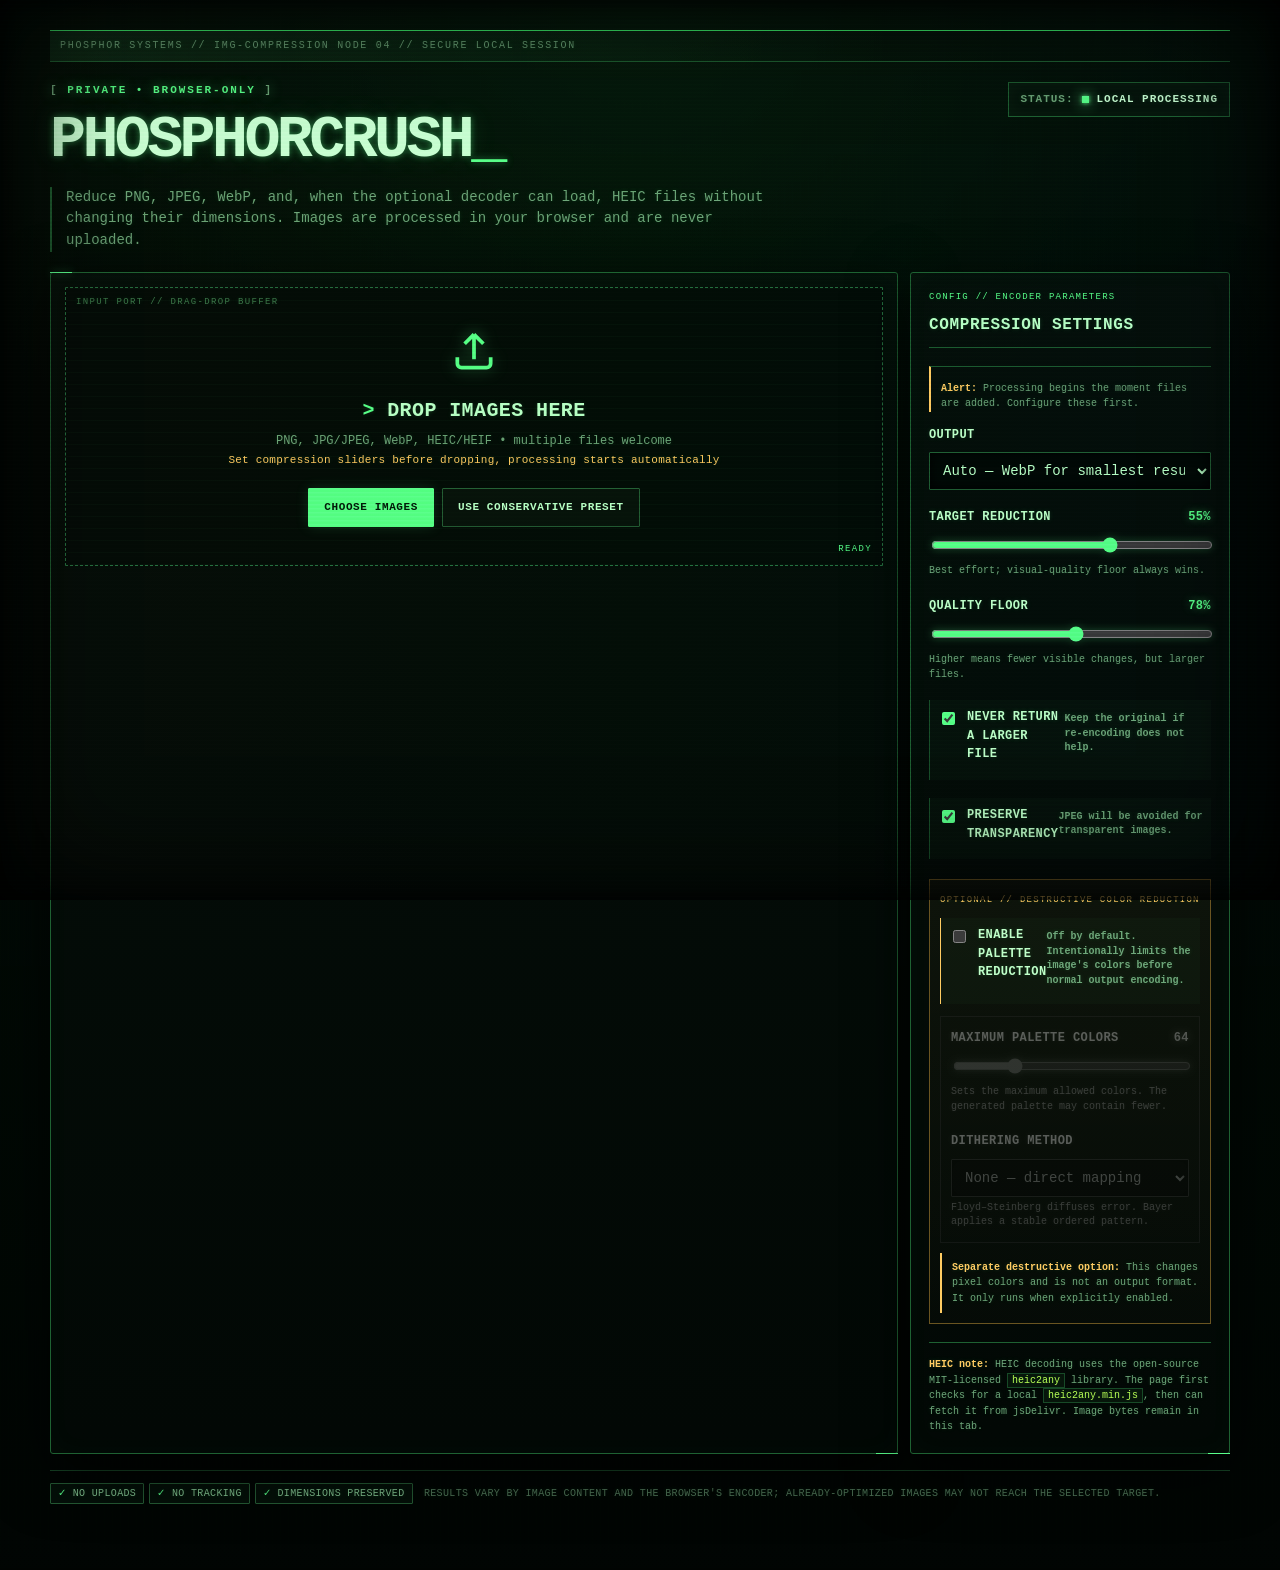
<file: Phosphor_Crush.html>
<!doctype html>
<html lang="en">
<head>
<meta charset="utf-8" />
<meta name="viewport" content="width=device-width,initial-scale=1" />
<meta name="color-scheme" content="dark" />
<title>PhosphorCrush — Local Image Size Reducer</title>
<style>
:root{
  --bg:#020704;
  --panel:#05100a;
  --panel2:#030b07;
  --text:#baffc7;
  --muted:#6ea77a;
  --line:#1e6132;
  --line-hot:#42ff76;
  --accent:#59ff8b;
  --accent2:#b8ff55;
  --amber:#ffcc63;
  --bad:#ff6e6e;
  --warn:#ffd166;
  --radius:3px;
  --glow:0 0 8px rgba(89,255,139,.35),0 0 24px rgba(89,255,139,.10);
}
*{box-sizing:border-box}
html{background:#010402}
body{
  margin:0;
  background:
    linear-gradient(rgba(2,16,7,.74),rgba(1,5,3,.96)),
    radial-gradient(circle at 50% 0,#103b1c 0,transparent 42%),
    repeating-linear-gradient(90deg,rgba(89,255,139,.018) 0 1px,transparent 1px 8px),
    var(--bg);
  color:var(--text);
  font:14px/1.55 "Cascadia Mono","IBM Plex Mono","Courier New",monospace;
  min-height:100vh;
  overflow-x:hidden;
  text-shadow:0 0 5px rgba(89,255,139,.16);
}
body::before{
  content:"";
  position:fixed;
  inset:0;
  z-index:9999;
  pointer-events:none;
  background:repeating-linear-gradient(to bottom,rgba(255,255,255,.025) 0,rgba(255,255,255,.025) 1px,rgba(0,0,0,.12) 2px,rgba(0,0,0,.12) 4px);
  mix-blend-mode:overlay;
  opacity:.55;
}
body::after{
  content:"";
  position:fixed;
  inset:0;
  z-index:9998;
  pointer-events:none;
  box-shadow:inset 0 0 120px #000,inset 0 0 28px rgba(0,0,0,.9);
  background:linear-gradient(90deg,rgba(255,0,0,.012),rgba(0,255,0,.008),rgba(0,0,255,.012));
}
::selection{background:var(--accent);color:#001b09;text-shadow:none}
button,input,select{font:inherit}
button{cursor:pointer}
button:focus-visible,input:focus-visible,select:focus-visible,.drop:focus-visible{outline:1px solid var(--accent);outline-offset:3px;box-shadow:var(--glow)}
.app{width:min(1180px,calc(100% - 32px));margin:0 auto;padding:30px 0 64px;position:relative}
.app::before{
  content:"PHOSPHOR SYSTEMS // IMG-COMPRESSION NODE 04 // SECURE LOCAL SESSION";
  display:block;
  margin-bottom:20px;
  padding:7px 10px;
  border-top:1px solid var(--line-hot);
  border-bottom:1px solid var(--line);
  color:var(--muted);
  font-size:10px;
  letter-spacing:.17em;
  background:linear-gradient(90deg,rgba(89,255,139,.11),transparent 72%);
}
.top{display:flex;justify-content:space-between;gap:24px;align-items:flex-start;margin-bottom:20px;position:relative}
.eyebrow{color:var(--accent);font-weight:800;letter-spacing:.18em;text-transform:uppercase;font-size:11px;text-shadow:0 0 12px rgba(89,255,139,.6)}
.eyebrow::before{content:"[ ";color:var(--muted)}
.eyebrow::after{content:" ]";color:var(--muted)}
.top h1{font-size:clamp(34px,5vw,60px);line-height:.95;margin:.22em 0 .3em;letter-spacing:-.06em;text-transform:uppercase;color:#caffd4;text-shadow:0 0 7px rgba(89,255,139,.45),0 0 28px rgba(89,255,139,.13)}
.top h1::after{content:"_";color:var(--accent);font-weight:400;animation:blink 1.05s steps(1,end) infinite}
@keyframes blink{50%{opacity:0}}
.top p{color:var(--muted);max-width:720px;margin:0;font-size:14px;border-left:2px solid var(--line);padding-left:14px}
.privacy{display:flex;align-items:center;gap:8px;color:#caffd4;background:#06150b;border:1px solid var(--line);padding:8px 11px;white-space:nowrap;font-weight:800;font-size:11px;letter-spacing:.09em;text-transform:uppercase;box-shadow:inset 0 0 18px rgba(89,255,139,.04)}
.privacy::before{content:"STATUS:";color:var(--muted)}
.dot{width:7px;height:7px;border-radius:0;background:var(--accent);box-shadow:0 0 4px var(--accent),0 0 14px var(--accent);animation:pulse 1.8s ease-in-out infinite}
@keyframes pulse{50%{opacity:.38}}
.grid{display:grid;grid-template-columns:minmax(0,1fr) 320px;gap:12px}
.card{position:relative;background:linear-gradient(180deg,rgba(5,16,10,.97),rgba(2,8,5,.98));border:1px solid var(--line);border-radius:var(--radius);box-shadow:inset 0 0 28px rgba(89,255,139,.025),0 18px 60px #000b}
.card::before,.item::before{content:"";position:absolute;left:-1px;top:-1px;width:22px;height:1px;background:var(--accent);box-shadow:0 0 8px rgba(89,255,139,.6)}
.card::after{content:"";position:absolute;right:-1px;bottom:-1px;width:22px;height:1px;background:var(--accent)}
.drop{min-height:270px;border:1px dashed #267441;margin:14px;border-radius:1px;display:grid;place-items:center;text-align:center;padding:38px;transition:.18s;background:repeating-linear-gradient(0deg,rgba(89,255,139,.018) 0 1px,transparent 1px 12px),#030c07;position:relative;overflow:hidden}
.drop::before{content:"INPUT PORT // DRAG-DROP BUFFER";position:absolute;top:8px;left:10px;color:#3d7d4c;font-size:9px;letter-spacing:.15em}
.drop::after{content:"READY";position:absolute;right:10px;bottom:8px;color:var(--accent);font-size:9px;letter-spacing:.15em}
.drop.drag{border-color:var(--accent);background:#071c0e;box-shadow:inset 0 0 38px rgba(89,255,139,.10),var(--glow);transform:none}
.drop svg{width:50px;height:50px;color:var(--accent);margin-bottom:12px;filter:drop-shadow(0 0 8px rgba(89,255,139,.38))}
.drop h2{margin:0 0 6px;font-size:20px;text-transform:uppercase;letter-spacing:.02em}
.drop h2::before{content:"> ";color:var(--accent)}
.drop p{margin:0;color:var(--muted);font-size:12px}
.btn{border:1px solid var(--accent);border-radius:1px;padding:10px 15px;font-weight:900;background:var(--accent);color:#001b09;box-shadow:0 0 14px rgba(89,255,139,.14);text-transform:uppercase;letter-spacing:.055em;font-size:11px;transition:background .15s,color .15s,box-shadow .15s}
.btn:hover{background:#d1ffda;box-shadow:0 0 18px rgba(89,255,139,.36)}
.btn.secondary{background:#07130b;color:var(--text);border:1px solid #245e35;box-shadow:none}
.btn.secondary:hover{border-color:var(--accent);background:#0a2011;color:#d7ffdf}
.btn:disabled{opacity:.35;cursor:not-allowed;filter:grayscale(.7)}
.actions{display:flex;gap:8px;justify-content:center;margin-top:18px;flex-wrap:wrap}
.settings{padding:18px}
.settings::before{content:"CONFIG // ENCODER PARAMETERS";position:static;display:block;width:auto;height:auto;background:none;box-shadow:none;color:var(--accent);font-size:9px;letter-spacing:.14em;margin-bottom:8px}
.settings h2{font-size:16px;margin:0 0 18px;text-transform:uppercase;border-bottom:1px solid var(--line);padding-bottom:9px;letter-spacing:.04em}
.field{margin:0 0 18px}
.field label{display:flex;justify-content:space-between;font-weight:800;margin-bottom:8px;color:#bfffc9;font-size:12px;text-transform:uppercase;letter-spacing:.035em}
.field small,.note{color:var(--muted);display:block;margin-top:4px;font-size:10px;line-height:1.45;text-transform:none;letter-spacing:0}
output{color:var(--accent);text-shadow:0 0 9px rgba(89,255,139,.45)}
select,input[type=number]{width:100%;background:#020905;color:var(--text);border:1px solid #205e33;border-radius:1px;padding:9px;box-shadow:inset 0 0 12px #000}
select:hover{border-color:#32954f}
input[type=range]{width:100%;accent-color:var(--accent);filter:drop-shadow(0 0 4px rgba(89,255,139,.25))}
.check{display:flex;gap:9px;align-items:flex-start;padding:8px;border-left:1px solid #18512a;background:rgba(89,255,139,.025)}
.check input{margin-top:4px;accent-color:var(--accent);border-radius:0}
.mini{font-size:10px;color:var(--muted);padding-top:14px;border-top:1px solid var(--line);line-height:1.55}
.mini strong{color:var(--amber)}
code{color:#b8ff55;background:#07150b;padding:1px 4px;border:1px solid #174a27}
.paletteBlock{margin:20px 0 18px;padding:14px 10px 10px;border:1px solid #6a5521;background:linear-gradient(180deg,rgba(255,204,99,.045),rgba(255,204,99,.012));position:relative}
.paletteBlock::before{content:"OPTIONAL // DESTRUCTIVE COLOR REDUCTION";display:block;color:var(--amber);font-size:9px;letter-spacing:.14em;margin-bottom:10px}
.paletteBlock .check{border-left-color:var(--amber);margin-bottom:12px}
.paletteControls{padding:12px 10px 2px;border:1px solid #285f36;background:rgba(89,255,139,.025);transition:opacity .15s,filter .15s,border-color .15s}
.paletteControls.isLocked{opacity:.35;filter:grayscale(1);border-color:#263429;pointer-events:none}
.paletteControls .field:last-child{margin-bottom:10px}
.paletteWarning{margin-top:10px;border-top:0;border-left:2px solid var(--amber);padding:7px 0 7px 10px}
.results{margin-top:12px;padding:14px;border:1px solid var(--line);background:rgba(2,9,5,.92);position:relative}
.results::before{content:"OUTPUT QUEUE // PROCESSED ASSETS";display:block;color:var(--accent);font-size:9px;letter-spacing:.15em;margin-bottom:12px}
.resultsHead{display:flex;align-items:center;justify-content:space-between;gap:12px;margin-bottom:12px;border-bottom:1px solid var(--line);padding-bottom:12px}
.resultsHead h2{margin:0;text-transform:uppercase;font-size:17px}
.summary{color:var(--muted);font-variant-numeric:tabular-nums;font-size:11px}
.list{display:grid;gap:8px}
.item{position:relative;display:grid;grid-template-columns:72px minmax(0,1fr) auto;gap:14px;align-items:center;padding:10px;border:1px solid #174a27;border-radius:1px;background:linear-gradient(90deg,rgba(89,255,139,.04),transparent 48%),#030b07}
.thumb{width:72px;height:62px;object-fit:cover;border-radius:0;background:#010402;border:1px solid #28633a;filter:saturate(.82) contrast(1.06)}
.name{font-weight:900;overflow:hidden;text-overflow:ellipsis;white-space:nowrap;color:#d3ffdc}
.meta{color:var(--muted);font-size:11px;display:flex;gap:10px;flex-wrap:wrap}
.meta span::before{content:"/ ";color:#315d3b}
.saving{color:var(--accent);font-weight:900}
.loss{color:var(--bad);font-weight:900}
.status{font-size:10px;color:var(--warn);margin-top:4px;text-transform:uppercase;letter-spacing:.02em}
.status::before{content:"SYS> ";color:var(--muted)}
.itemActions{display:flex;gap:8px}
.iconBtn{border:1px solid #287142;background:#07150b;color:var(--text);border-radius:1px;padding:8px 10px;font-weight:800;text-transform:uppercase;font-size:10px}
.iconBtn:hover{border-color:var(--accent);color:var(--accent);box-shadow:var(--glow)}
.iconBtn.danger{border-color:#5c1a1a;color:#ff8888;background:#0f0303}
.iconBtn.danger:hover{border-color:var(--bad);color:var(--bad);box-shadow:0 0 10px rgba(255,110,110,.25)}
.progress{height:3px;border-radius:0;background:#0c2917;overflow:hidden;margin-top:8px}
.bar{height:100%;background:var(--accent);width:0;transition:width .2s;box-shadow:0 0 9px var(--accent)}
.empty{color:var(--muted);text-align:center;padding:24px}
.footer{margin-top:16px;color:#52795b;font-size:10px;border-top:1px solid #174727;padding-top:12px;text-transform:uppercase;letter-spacing:.035em}
.pill{display:inline-block;border:1px solid #255c35;padding:2px 7px;border-radius:1px;margin-right:5px;color:#85c693;background:#041009}
.pill::before{content:"✓ ";color:var(--accent)}
.hidden{display:none!important}
@media(prefers-reduced-motion:reduce){.top h1::after,.dot{animation:none}*{scroll-behavior:auto!important;transition:none!important}}
@media(max-width:850px){.grid{grid-template-columns:1fr}.top{display:block}.privacy{display:inline-flex;margin-top:18px}.item{grid-template-columns:58px minmax(0,1fr)}.thumb{width:58px;height:58px}.itemActions{grid-column:1/-1}.itemActions button{flex:1}.app::before{line-height:1.55}.resultsHead{align-items:flex-start;flex-direction:column}.resultsHead .actions{justify-content:flex-start}}
</style>
</head>
<body>
<main class="app">
  <header class="top">
    <div><div class="eyebrow">Private • browser-only</div><h1>PhosphorCrush</h1><p>Reduce PNG, JPEG, WebP, and, when the optional decoder can load, HEIC files without changing their dimensions. Images are processed in your browser and are never uploaded.</p></div>
    <div class="privacy"><span class="dot"></span> Local processing</div>
  </header>

  <section class="grid">
    <div class="card">
      <div class="drop" id="drop" tabindex="0" role="button" aria-label="Choose or drop images">
        <div>
          <svg viewBox="0 0 24 24" fill="none" stroke="currentColor" stroke-width="1.8"><path d="M12 16V4m0 0L7.5 8.5M12 4l4.5 4.5"/><path d="M4 15v3a2 2 0 0 0 2 2h12a2 2 0 0 0 2-2v-3"/></svg>
          <h2>Drop images here</h2>
          <p>PNG, JPG/JPEG, WebP, HEIC/HEIF • multiple files welcome<br><span style="color:var(--amber);font-size:11px;letter-spacing:.02em;">Set compression sliders before dropping, processing starts automatically</span></p>
          <div class="actions"><button class="btn" id="pick">Choose images</button><button class="btn secondary" id="sampleSettings" type="button">Use conservative preset</button></div>
        </div>
      </div>
      <input id="files" class="hidden" type="file" accept="*/*" multiple />
    </div>

    <aside class="card settings">
      <h2>Compression settings</h2>
      <div class="mini" style="margin-bottom:14px;border-left:2px solid var(--amber);padding-left:10px;"><strong>Alert:</strong> Processing begins the moment files are added. Configure these first.</div>
      <div class="field"><label for="format"><span>Output</span></label><select id="format"><option value="auto">Auto — WebP for smallest result</option><option value="image/webp">WebP</option><option value="image/jpeg">JPEG</option><option value="image/png">PNG (lossless; may be larger)</option></select></div>
      <div class="field"><label for="target"><span>Target reduction</span><output id="targetOut">55%</output></label><input id="target" type="range" min="10" max="80" value="55" step="1"><small>Best effort; visual-quality floor always wins.</small></div>
      <div class="field"><label for="floor"><span>Quality floor</span><output id="floorOut">78%</output></label><input id="floor" type="range" min="60" max="95" value="78" step="1"><small>Higher means fewer visible changes, but larger files.</small></div>
      <div class="field check"><input type="checkbox" id="keepSmaller" checked><label for="keepSmaller"><span>Never return a larger file</span><small>Keep the original if re-encoding does not help.</small></label></div>
      <div class="field check"><input type="checkbox" id="alpha" checked><label for="alpha"><span>Preserve transparency</span><small>JPEG will be avoided for transparent images.</small></label></div>

      <div class="paletteBlock">
        <div class="field check">
          <input type="checkbox" id="paletteEnabled">
          <label for="paletteEnabled"><span>Enable palette reduction</span><small>Off by default. Intentionally limits the image's colors before normal output encoding.</small></label>
        </div>
        <div id="paletteControls" class="paletteControls isLocked" aria-disabled="true">
          <div class="field"><label for="paletteSize"><span>Maximum palette colors</span><output id="paletteSizeOut">64</output></label><input id="paletteSize" type="range" min="2" max="256" value="64" step="1" disabled><small>Sets the maximum allowed colors. The generated palette may contain fewer.</small></div>
          <div class="field"><label for="dither"><span>Dithering method</span></label><select id="dither" disabled><option value="none">None — direct mapping</option><option value="floyd">Floyd–Steinberg</option><option value="bayer">Ordered — fixed 4×4 Bayer matrix</option></select><small>Floyd–Steinberg diffuses error. Bayer applies a stable ordered pattern.</small></div>
        </div>
        <div class="mini paletteWarning"><strong>Separate destructive option:</strong> This changes pixel colors and is not an output format. It only runs when explicitly enabled.</div>
      </div>

      <div class="mini"><strong>HEIC note:</strong> HEIC decoding uses the open-source MIT-licensed <code>heic2any</code> library. The page first checks for a local <code>heic2any.min.js</code>, then can fetch it from jsDelivr. Image bytes remain in this tab.</div>
    </aside>
  </section>

  <section class="results hidden" id="results">
    <div class="resultsHead"><div><h2>Results</h2><div class="summary" id="summary"></div></div><div class="actions"><button class="btn secondary" id="clear">Clear</button><button class="btn" id="downloadAll" disabled>Download all</button></div></div>
    <div class="list" id="list"></div>
  </section>
  <div class="footer"><span class="pill">No uploads</span><span class="pill">No tracking</span><span class="pill">Dimensions preserved</span> Results vary by image content and the browser's encoder; already-optimized images may not reach the selected target.</div>
</main>
<script>
'use strict';
const $=s=>document.querySelector(s);
// --- Median (GoNative) WebView download shim ---------------------------------
// In a Median app, <a download> is ignored and blob: URLs can't be saved, so
// downloads arrive with generic names. We route through the Median JS bridge,
// which accepts an explicit filename, using an on-device data: URL (no upload).
// Outside the app, this falls through to the normal browser path unchanged.
const inMedian = !!(window.median || window.gonative) || /median|gonative/i.test(navigator.userAgent);
const blobToDataURL = blob => new Promise((res,rej)=>{const r=new FileReader();r.onload=()=>res(r.result);r.onerror=rej;r.readAsDataURL(blob)});
async function saveBlob(blob, filename){
  if(inMedian && window.median?.share?.downloadFile){
    const url = await blobToDataURL(blob);
    window.median.share.downloadFile({ url, filename, open: true });
    return;
  }
  const url = URL.createObjectURL(blob);
  const a = document.createElement('a');
  a.href = url; a.download = filename; a.click();
  setTimeout(()=>URL.revokeObjectURL(url), 30000);
}
// Fallback for older Android System WebView builds lacking crypto.randomUUID.
const uid = () => (crypto.randomUUID ? crypto.randomUUID() : 'id-'+Date.now().toString(36)+'-'+Math.random().toString(36).slice(2));
const els={drop:$('#drop'),pick:$('#pick'),files:$('#files'),format:$('#format'),target:$('#target'),targetOut:$('#targetOut'),floor:$('#floor'),floorOut:$('#floorOut'),keepSmaller:$('#keepSmaller'),alpha:$('#alpha'),paletteEnabled:$('#paletteEnabled'),paletteControls:$('#paletteControls'),paletteSize:$('#paletteSize'),paletteSizeOut:$('#paletteSizeOut'),dither:$('#dither'),results:$('#results'),list:$('#list'),summary:$('#summary'),clear:$('#clear'),downloadAll:$('#downloadAll'),sampleSettings:$('#sampleSettings')};
let records=[];
const fmt=n=>n<1024?`${n} B`:n<1048576?`${(n/1024).toFixed(1)} KB`:`${(n/1048576).toFixed(2)} MB`;
const esc=s=>s.replace(/[&<>'"]/g,c=>({'&':'&amp;','<':'&lt;','>':'&gt;',"'":'&#39;','"':'&quot;'}[c]));
const extFor=t=>t==='image/jpeg'?'jpg':t==='image/png'?'png':'webp';
const baseName=n=>n.replace(/\.[^.]+$/,'');
const isHeic=f=>/\.(heic|heif)$/i.test(f.name)||/image\/hei[cf]/i.test(f.type);
function setRanges(){els.targetOut.value=els.target.value+'%';els.floorOut.value=els.floor.value+'%'}
els.target.oninput=els.floor.oninput=setRanges; setRanges();
function setPaletteUI(){const enabled=els.paletteEnabled.checked;els.paletteSize.disabled=!enabled;els.dither.disabled=!enabled;els.paletteControls.classList.toggle('isLocked',!enabled);els.paletteControls.setAttribute('aria-disabled',String(!enabled));els.paletteSizeOut.value=els.paletteSize.value}
els.paletteEnabled.onchange=setPaletteUI;
els.paletteSize.oninput=()=>{els.paletteSizeOut.value=els.paletteSize.value};
setPaletteUI();
els.pick.onclick=e=>{e.stopPropagation();els.files.click()};
els.drop.onclick=e=>{if(e.target===els.drop||!e.target.closest('button'))els.files.click()};
els.drop.onkeydown=e=>{if(e.key==='Enter'||e.key===' '){e.preventDefault();els.files.click()}};
['dragenter','dragover'].forEach(x=>els.drop.addEventListener(x,e=>{e.preventDefault();els.drop.classList.add('drag')}));
['dragleave','drop'].forEach(x=>els.drop.addEventListener(x,e=>{e.preventDefault();els.drop.classList.remove('drag')}));
els.drop.addEventListener('drop',e=>addFiles([...e.dataTransfer.files]));
els.files.onchange=()=>{addFiles([...els.files.files]);els.files.value=''};
els.sampleSettings.onclick=e=>{e.stopPropagation();els.target.value=45;els.floor.value=84;els.format.value='auto';setRanges()};
els.clear.onclick=()=>{records.forEach(r=>{if(r.url)URL.revokeObjectURL(r.url);if(r.originalUrl)URL.revokeObjectURL(r.originalUrl)});records=[];render()};
els.downloadAll.onclick=async()=>{
  const targets=records.filter(x=>x.done&&x.output);
  if(!targets.length)return;
  try{
    els.downloadAll.disabled=true;
    els.downloadAll.textContent='Bundling ZIP…';
    const JSZip=await loadJSZip();
    const zip=new JSZip();
    targets.forEach(r=>zip.file(r.outputName,r.output));
    const blob=await zip.generateAsync({type:'blob',compression:'DEFLATE',compressionOptions:{level:6}});
    await saveBlob(blob,'phosphorcrush-batch.zip');
    els.downloadAll.textContent='Download all';
    els.downloadAll.disabled=false;
  }catch(e){
    console.warn('ZIP bundling failed, falling back to individual downloads:',e);
    els.downloadAll.textContent='Downloading…';
    for(const r of targets){download(r);await new Promise(v=>setTimeout(v,220))}
    els.downloadAll.textContent='Download all';
    els.downloadAll.disabled=false;
  }
};
function download(r){saveBlob(r.output,r.outputName)}
function removeRecord(id){
  const idx=records.findIndex(r=>r.id===id);
  if(idx===-1)return;
  const r=records[idx];
  if(r.url)URL.revokeObjectURL(r.url);
  if(r.originalUrl)URL.revokeObjectURL(r.originalUrl);
  records.splice(idx,1);
  render();
}
function toBlob(canvas,type,quality){return new Promise((res,rej)=>canvas.toBlob(b=>b?res(b):rej(new Error('The browser encoder returned no data.')),type,quality))}
function canvasHasAlpha(ctx,w,h){const max=1000000,scale=Math.min(1,Math.sqrt(max/(w*h)));const sw=Math.max(1,Math.floor(w*scale)),sh=Math.max(1,Math.floor(h*scale));if(scale===1){const d=ctx.getImageData(0,0,w,h).data;for(let i=3;i<d.length;i+=4)if(d[i]<255)return true;return false}const c=document.createElement('canvas');c.width=sw;c.height=sh;const x=c.getContext('2d',{willReadFrequently:true});x.drawImage(ctx.canvas,0,0,sw,sh);const d=x.getImageData(0,0,sw,sh).data;for(let i=3;i<d.length;i+=4)if(d[i]<255)return true;return false}
async function loadHeic2Any(){if(window.heic2any)return window.heic2any;const urls=['./heic2any.min.js','https://cdn.jsdelivr.net/npm/heic2any@0.0.4/dist/heic2any.min.js'];let last;for(const src of urls){try{await new Promise((resolve,reject)=>{const s=document.createElement('script');s.src=src;s.onload=resolve;s.onerror=()=>{s.remove();reject(new Error('Could not load '+src))};document.head.appendChild(s)});if(window.heic2any)return window.heic2any}catch(e){last=e}}throw new Error('HEIC decoder unavailable. Connect once to load it, or place heic2any.min.js beside this HTML file. '+(last?.message||''))}
async function loadJSZip(){if(window.JSZip)return window.JSZip;await new Promise((resolve,reject)=>{const s=document.createElement('script');s.src='https://cdn.jsdelivr.net/npm/jszip@3.10.1/dist/jszip.min.js';s.onload=resolve;s.onerror=()=>reject(new Error('Could not load JSZip library'));document.head.appendChild(s)});return window.JSZip;}
async function decode(file){let blob=file;if(isHeic(file)){const heic2any=await loadHeic2Any();blob=await heic2any({blob:file,toType:'image/png'});if(Array.isArray(blob))blob=blob[0]}let bitmap;try{bitmap=await createImageBitmap(blob,{imageOrientation:'from-image'})}catch(_){bitmap=await new Promise((resolve,reject)=>{const img=new Image();const u=URL.createObjectURL(blob);img.onload=()=>{URL.revokeObjectURL(u);resolve(img)};img.onerror=()=>{URL.revokeObjectURL(u);reject(new Error('This browser could not decode the image.'))};img.src=u})}return bitmap}
function chooseType(file,hasAlpha){if(els.format.value!=='auto'){if(els.format.value==='image/jpeg'&&hasAlpha&&els.alpha.checked)return'image/webp';return els.format.value}return'image/webp'}

const BAYER_4X4=[[0,8,2,10],[12,4,14,6],[3,11,1,9],[15,7,13,5]];
const clampByte=n=>Math.max(0,Math.min(255,Math.round(n)));
function makePalette(data,maxColors){
  const bins=new Map(),pixels=data.length/4,stride=Math.max(1,Math.floor(pixels/120000));
  for(let p=0;p<pixels;p+=stride){const i=p*4,a=data[i+3];if(a<8)continue;const r=data[i],g=data[i+1],b=data[i+2],key=(r>>3)<<10|(g>>3)<<5|(b>>3),bin=bins.get(key);if(bin){bin.r+=r;bin.g+=g;bin.b+=b;bin.n++}else bins.set(key,{r,g,b,n:1})}
  const colors=[...bins.values()].map(v=>({r:v.r/v.n,g:v.g/v.n,b:v.b/v.n,n:v.n}));
  if(!colors.length)return[[0,0,0]];
  if(colors.length<=maxColors)return colors.map(c=>[clampByte(c.r),clampByte(c.g),clampByte(c.b)]);
  const stats=entries=>{let r0=255,r1=0,g0=255,g1=0,b0=255,b1=0,weight=0;for(const c of entries){if(c.r<r0)r0=c.r;if(c.r>r1)r1=c.r;if(c.g<g0)g0=c.g;if(c.g>g1)g1=c.g;if(c.b<b0)b0=c.b;if(c.b>b1)b1=c.b;weight+=c.n}const ranges=[r1-r0,g1-g0,b1-b0],channel=ranges[1]>ranges[0]?(ranges[2]>ranges[1]?'b':'g'):(ranges[2]>ranges[0]?'b':'r');return{colors:entries,weight,channel,range:Math.max(...ranges)}};
  const boxes=[stats(colors)];
  while(boxes.length<maxColors){let bi=-1,best=-1;for(let i=0;i<boxes.length;i++){const box=boxes[i];if(box.colors.length<2||box.range<=0)continue;const score=box.range*Math.sqrt(box.weight);if(score>best){best=score;bi=i}}if(bi<0)break;const box=boxes.splice(bi,1)[0];box.colors.sort((a,b)=>a[box.channel]-b[box.channel]);const half=box.weight/2;let sum=0,cut=1;for(let i=0;i<box.colors.length-1;i++){sum+=box.colors[i].n;if(sum>=half){cut=i+1;break}}boxes.push(stats(box.colors.slice(0,cut)),stats(box.colors.slice(cut)))}
  return boxes.map(box=>{let r=0,g=0,b=0,n=0;for(const c of box.colors){r+=c.r*c.n;g+=c.g*c.n;b+=c.b*c.n;n+=c.n}return[clampByte(r/n),clampByte(g/n),clampByte(b/n)]});
}
function nearestPaletteColor(r,g,b,palette,cache){const cr=clampByte(r),cg=clampByte(g),cb=clampByte(b),key=(cr>>3)<<10|(cg>>3)<<5|(cb>>3);let hit=cache.get(key);if(hit)return hit;let best=palette[0],bestD=Infinity;for(const p of palette){const dr=cr-p[0],dg=cg-p[1],db=cb-p[2],d=2*dr*dr+4*dg*dg+3*db*db;if(d<bestD){bestD=d;best=p}}cache.set(key,best);return best}
function mapPaletteNone(data,palette){const cache=new Map();for(let i=0;i<data.length;i+=4){if(data[i+3]===0)continue;const p=nearestPaletteColor(data[i],data[i+1],data[i+2],palette,cache);data[i]=p[0];data[i+1]=p[1];data[i+2]=p[2]}}
function mapPaletteBayer(data,w,h,palette){const cache=new Map(),levels=Math.max(2,Math.cbrt(palette.length)),amplitude=Math.min(48,Math.max(5,255/levels*.72));for(let y=0;y<h;y++)for(let x=0;x<w;x++){const i=(y*w+x)*4;if(data[i+3]===0)continue;const offset=((BAYER_4X4[y&3][x&3]+.5)/16-.5)*amplitude,p=nearestPaletteColor(data[i]+offset,data[i+1]+offset,data[i+2]+offset,palette,cache);data[i]=p[0];data[i+1]=p[1];data[i+2]=p[2]}}
function mapPaletteFloyd(data,w,h,palette){const cache=new Map();let current=new Float32Array((w+2)*3),next=new Float32Array((w+2)*3);for(let y=0;y<h;y++){for(let x=0;x<w;x++){const i=(y*w+x)*4,e=(x+1)*3;if(data[i+3]===0)continue;const r=clampByte(data[i]+current[e]),g=clampByte(data[i+1]+current[e+1]),b=clampByte(data[i+2]+current[e+2]),p=nearestPaletteColor(r,g,b,palette,cache);data[i]=p[0];data[i+1]=p[1];data[i+2]=p[2];const errors=[r-p[0],g-p[1],b-p[2]];for(let ch=0;ch<3;ch++){const error=errors[ch];current[e+3+ch]+=error*7/16;next[e-3+ch]+=error*3/16;next[e+ch]+=error*5/16;next[e+3+ch]+=error/16}}current=next;next=new Float32Array((w+2)*3)}}
function reducePalette(ctx,w,h,maxColors,method){const image=ctx.getImageData(0,0,w,h),palette=makePalette(image.data,maxColors);if(method==='floyd')mapPaletteFloyd(image.data,w,h,palette);else if(method==='bayer')mapPaletteBayer(image.data,w,h,palette);else mapPaletteNone(image.data,palette);ctx.putImageData(image,0,0);return palette.length}

async function compress(file,rec){rec.status='Decoding';render();const img=await decode(file);const w=img.width||img.naturalWidth,h=img.height||img.naturalHeight;if(!w||!h)throw new Error('Image dimensions are unavailable.');const c=document.createElement('canvas');c.width=w;c.height=h;const ctx=c.getContext('2d',{alpha:true,willReadFrequently:true});ctx.imageSmoothingEnabled=true;ctx.imageSmoothingQuality='high';ctx.drawImage(img,0,0,w,h);if(img.close)img.close();const hasAlpha=canvasHasAlpha(ctx,w,h);
const paletteEnabled=els.paletteEnabled.checked,paletteSize=Number(els.paletteSize.value),dither=els.dither.value;if(paletteEnabled){rec.status=`Reducing palette to at most ${paletteSize} colors`;rec.width=w;rec.height=h;render();rec.paletteColors=reducePalette(ctx,w,h,paletteSize,dither);rec.dither=dither}
const type=chooseType(file,hasAlpha);rec.status='Finding the smallest clean result';rec.width=w;rec.height=h;render();let out;
if(type==='image/png'){out=await toBlob(c,type)}else{const targetBytes=file.size*(1-Number(els.target.value)/100),floor=Number(els.floor.value)/100;let lo=floor,hi=.96,best=await toBlob(c,type,hi);for(let i=0;i<8;i++){const q=(lo+hi)/2;const b=await toBlob(c,type,q);if(b.size<=targetBytes){best=b;lo=q}else{hi=q;if(b.size<best.size)best=b}}const floorBlob=await toBlob(c,type,floor);if(best.size>targetBytes&&floorBlob.size<best.size)best=floorBlob;out=best}
let keptOriginal=false;if(els.keepSmaller.checked&&out.size>=file.size&&!isHeic(file)&&!paletteEnabled){out=file;keptOriginal=true}rec.output=out;rec.type=out.type||file.type;rec.outputName=keptOriginal?file.name:`${baseName(file.name)}-compressed.${extFor(rec.type)}`;rec.url=URL.createObjectURL(out);rec.originalUrl=URL.createObjectURL(file);rec.saved=1-out.size/file.size;const baseStatus=keptOriginal?'Original kept — re-encoding was not smaller':(rec.saved>=Number(els.target.value)/100?'Target reached':'Quality floor protected the image');const ditherLabel=rec.dither==='floyd'?'Floyd–Steinberg':rec.dither==='bayer'?'4×4 Bayer':'no dithering';rec.status=rec.paletteColors?`${baseStatus} • ${rec.paletteColors} palette colors • ${ditherLabel}`:baseStatus;rec.done=true;render()}
async function addFiles(files){const valid=files.filter(f=>f.type.startsWith('image/')||/\.(png|jpe?g|webp|heic|heif)$/i.test(f.name));for(const file of valid){const rec={id:uid(),file,done:false,error:false,status:'Queued'};records.push(rec);render();try{await compress(file,rec)}catch(e){rec.done=true;rec.error=true;rec.status=e.message||String(e);render()}}}
function render(){els.results.classList.toggle('hidden',records.length===0);const good=records.filter(r=>r.done&&r.output);const original=good.reduce((s,r)=>s+r.file.size,0),now=good.reduce((s,r)=>s+r.output.size,0);els.summary.textContent=good.length?`${good.length} complete • ${fmt(original)} → ${fmt(now)} • ${Math.max(0,(1-now/original)*100).toFixed(1)}% smaller`:records.length?`${records.length} image${records.length===1?'':'s'} queued or processing`:'';els.downloadAll.disabled=!good.length;els.list.innerHTML=records.map(r=>{const pct=r.done&&!r.error?Math.max(0,Math.round(r.saved*100)):0;const thumb=r.url||r.originalUrl||'';return `<article class="item"><div>${thumb?`<img class="thumb" src="${thumb}" alt="">`:`<div class="thumb"></div>`}</div><div><div class="name" title="${esc(r.file.name)}">${esc(r.file.name)}</div><div class="meta"><span>${fmt(r.file.size)}</span>${r.output?`<span>→ ${fmt(r.output.size)}</span><span class="${r.saved>=0?'saving':'loss'}">${r.saved>=0?pct+'% smaller':Math.abs(pct)+'% larger'}</span>`:''}${r.width?`<span>${r.width}×${r.height}</span>`:''}${r.paletteColors?`<span>${r.paletteColors} colors</span>`:''}</div><div class="status">${r.error?'Error: ':''}${esc(r.status)}</div>${!r.done?`<div class="progress"><div class="bar" style="width:${r.status==='Queued'?8:r.status==='Decoding'?35:75}%"></div></div>`:''}</div><div class="itemActions">${r.output?`<button class="iconBtn" data-id="${r.id}">Download</button>`:''}${r.done?`<button class="iconBtn danger" data-rm="${r.id}">Remove</button>`:''}</div></article>`}).join('');els.list.querySelectorAll('[data-id]').forEach(b=>b.onclick=()=>download(records.find(r=>r.id===b.dataset.id)));els.list.querySelectorAll('[data-rm]').forEach(b=>b.onclick=()=>removeRecord(b.dataset.rm))}
</script>
</body>
</html>
</file>
